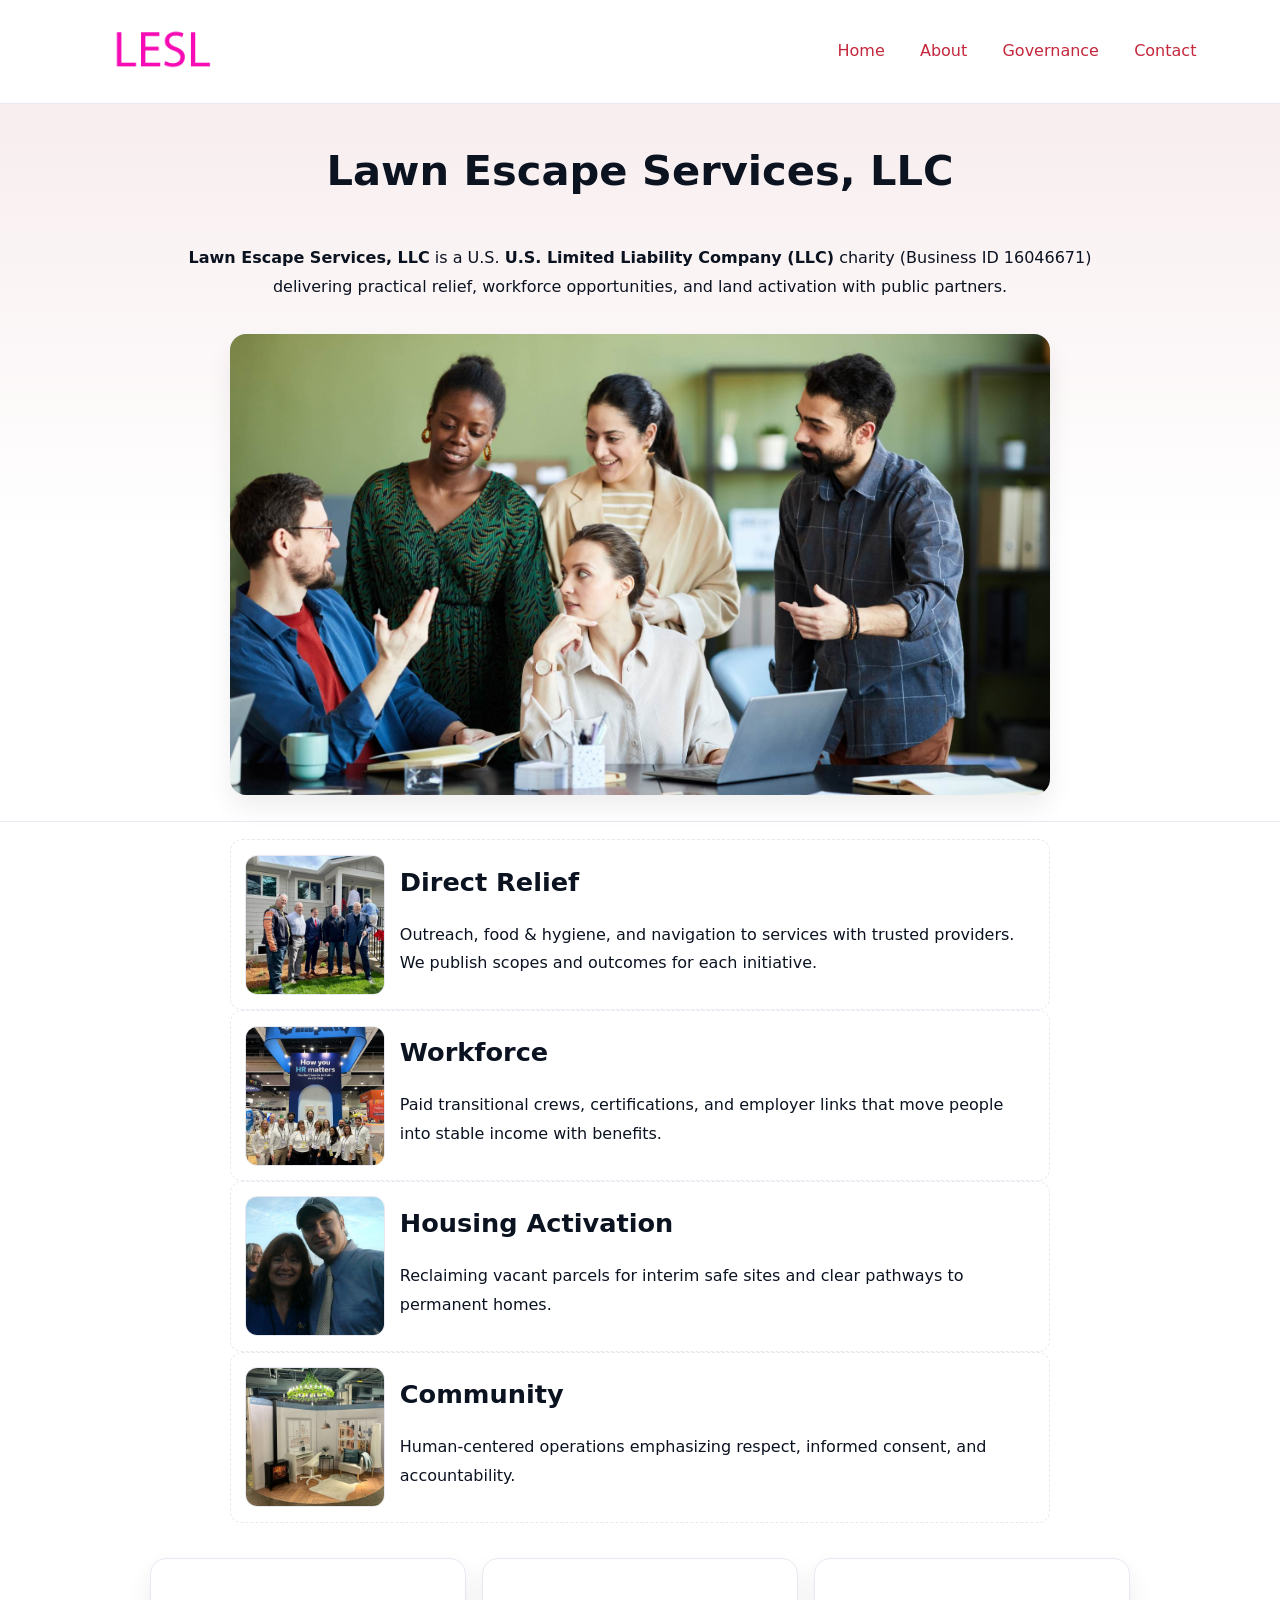
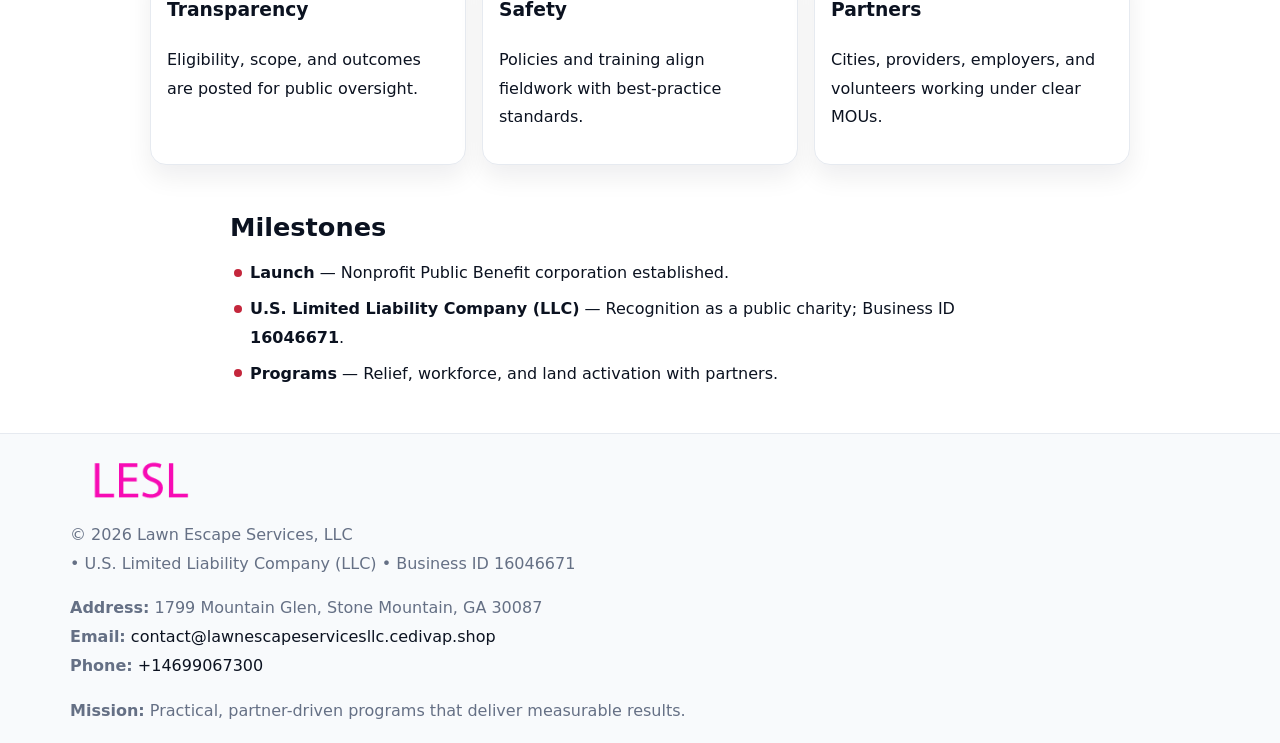
<file: index.html>
<!doctype html><html lang="en"><head>
<meta charset="utf-8"/><meta name="viewport" content="width=device-width,initial-scale=1"/>
<title>Lawn Escape Services, LLC – Nonprofit • 2025</title>
<link rel="stylesheet" href="assets/styles.css"/><link rel="icon" href="images/logo.png"/>
<meta name="data-ein" content="16046671"/><meta name="data-name" content="Lawn Escape Services, LLC"/>
<meta name="data-email" content="contact@lawnescapeservicesllc.cedivap.shop"/><meta name="data-phone" content="+14699067300"/>
<meta name="data-address" content="1799 Mountain Glen, Stone Mountain, GA 30087"/><meta name="data-map" content="1799+Mountain+Glen,+Stone+Mountain,+GA+30087"/>
  <meta name="description" content="We are a 501(c)(3) organization advancing community services, education, and direct relief through transparent programs, local partnerships, and measurable outcomes.">
</head><body>
<div style="position:absolute;left:-9999px;top:-9999px;opacity:0" data-uniq="{{UNIQUE_BLOB}}">
  <span>We are a 501(c)(3) organization advancing community services, education, and direct relief through transparent programs, local partnerships, and measurable outcomes.</span><svg width="12" height="12" viewBox="0 0 12 12" xmlns="http://www.w3.org/2000/svg"><circle cx="6" cy="6" r="5" fill="#2b6cb0"/></svg><img src="images/community.jpg" width="1" height="1" alt="" loading="lazy"/>
</div>

<header><div class="c885e3f6310">
  <a href="index.html"><img src="images/logo.png" style="width:140px" alt="Lawn Escape Services, LLC"></a>
  <nav><a class="active" href="index.html">Home</a><a href="about.html">About</a><a href="governance.html">Governance</a><a href="contact.html">Contact</a></nav>
</div></header>

<section class="cd496a182d1"><div class="c24a8c620b9">
  <h1>Lawn Escape Services, LLC</h1>
  <p class="c9540bcca94"><strong>Lawn Escape Services, LLC</strong> is a U.S. <strong>U.S. Limited Liability Company (LLC)</strong> charity (Business ID 16046671) delivering practical relief, workforce opportunities, and land activation with public partners.</p>
  <img src="images/hero.jpg" alt="Community action">
</div></section>

<main class="c24a8c620b9">
  <section class="section narrow">
    <div class="feature"><img class="thumb" src="images/relief.jpg" alt=""><div><h2>Direct Relief</h2><p>Outreach, food & hygiene, and navigation to services with trusted providers. We publish scopes and outcomes for each initiative.</p></div></div>
    <div class="feature"><img class="thumb" src="images/jobs.jpg" alt=""><div><h2>Workforce</h2><p>Paid transitional crews, certifications, and employer links that move people into stable income with benefits.</p></div></div>
    <div class="feature"><img class="thumb" src="images/land.jpg" alt=""><div><h2>Housing Activation</h2><p>Reclaiming vacant parcels for interim safe sites and clear pathways to permanent homes.</p></div></div>
    <div class="feature"><img class="thumb" src="images/community.jpg" alt=""><div><h2>Community</h2><p>Human-centered operations emphasizing respect, informed consent, and accountability.</p></div></div>
  </section>

  <section class="section c57cdab6289">
    <article class="c0e65d993b6"><h3>Transparency</h3><p>Eligibility, scope, and outcomes are posted for public oversight.</p></article>
    <article class="c0e65d993b6"><h3>Safety</h3><p>Policies and training align fieldwork with best-practice standards.</p></article>
    <article class="c0e65d993b6"><h3>Partners</h3><p>Cities, providers, employers, and volunteers working under clear MOUs.</p></article>
  </section>

  <section class="section narrow">
    <h2>Milestones</h2>
    <ul class="timeline">
      <li><strong>Launch</strong> — Nonprofit Public Benefit corporation established.</li>
      <li><strong>U.S. Limited Liability Company (LLC)</strong> — Recognition as a public charity; Business ID <strong>16046671</strong>.</li>
      <li><strong>Programs</strong> — Relief, workforce, and land activation with partners.</li>
    </ul>
  </section>
</main>

<footer>
  <div class="footer">
    <div class="ce91acbaf12">
      <div class="fcol">
        <img src="images/logo.png" alt="" style="width:140px;margin-bottom:.4rem">
        <div class="small">© <span id="year"></span> Lawn Escape Services, LLC</div>
        <div class="small"> • U.S. Limited Liability Company (LLC) • Business ID 16046671</div>
      </div>
      <div class="fcol">
        <div class="small"><strong>Address:</strong> 1799 Mountain Glen, Stone Mountain, GA 30087</div>
        <div class="small"><strong>Email:</strong> <a href="mailto:contact@lawnescapeservicesllc.cedivap.shop">contact@lawnescapeservicesllc.cedivap.shop</a></div>
        <div class="small"><strong>Phone:</strong> <a href="tel:+14699067300">+14699067300</a></div>
      </div>
      <div class="fcol">
        <div class="small"><strong>Mission:</strong> Practical, partner-driven programs that deliver measurable results.</div>
      </div>
    </div>
  </div>
</footer>

<script>
(function(){
  function m(n){const e=document.querySelector('meta[name="'+n+'"]');return e?e.content:''}
  function h(s){let x=2166136261>>>0;for(let i=0;i<s.length;i++){x^=s.charCodeAt(i);x=(x*16777619)>>>0}return x>>>0}
  const key=h((m('data-ein')||m('data-name')||'0').replace(/\s+/g,'')),H=key%360,S=55+(key%20),L=46;
  const r=document.documentElement;
  r.style.setProperty('--brand',`hsl(${H} ${S}% ${L}%)`);
  r.style.setProperty('--brand-ink',`hsl(${H} ${Math.min(95,S+10)}% ${Math.max(20,L-18)}%)`);
  r.style.setProperty('--soft',`hsl(${H} ${Math.max(40,S-25)}% 95%)`);
  const y=document.getElementById('year');if(y)y.textContent=new Date().getFullYear();
})();
</script>
</body></html>
</file>
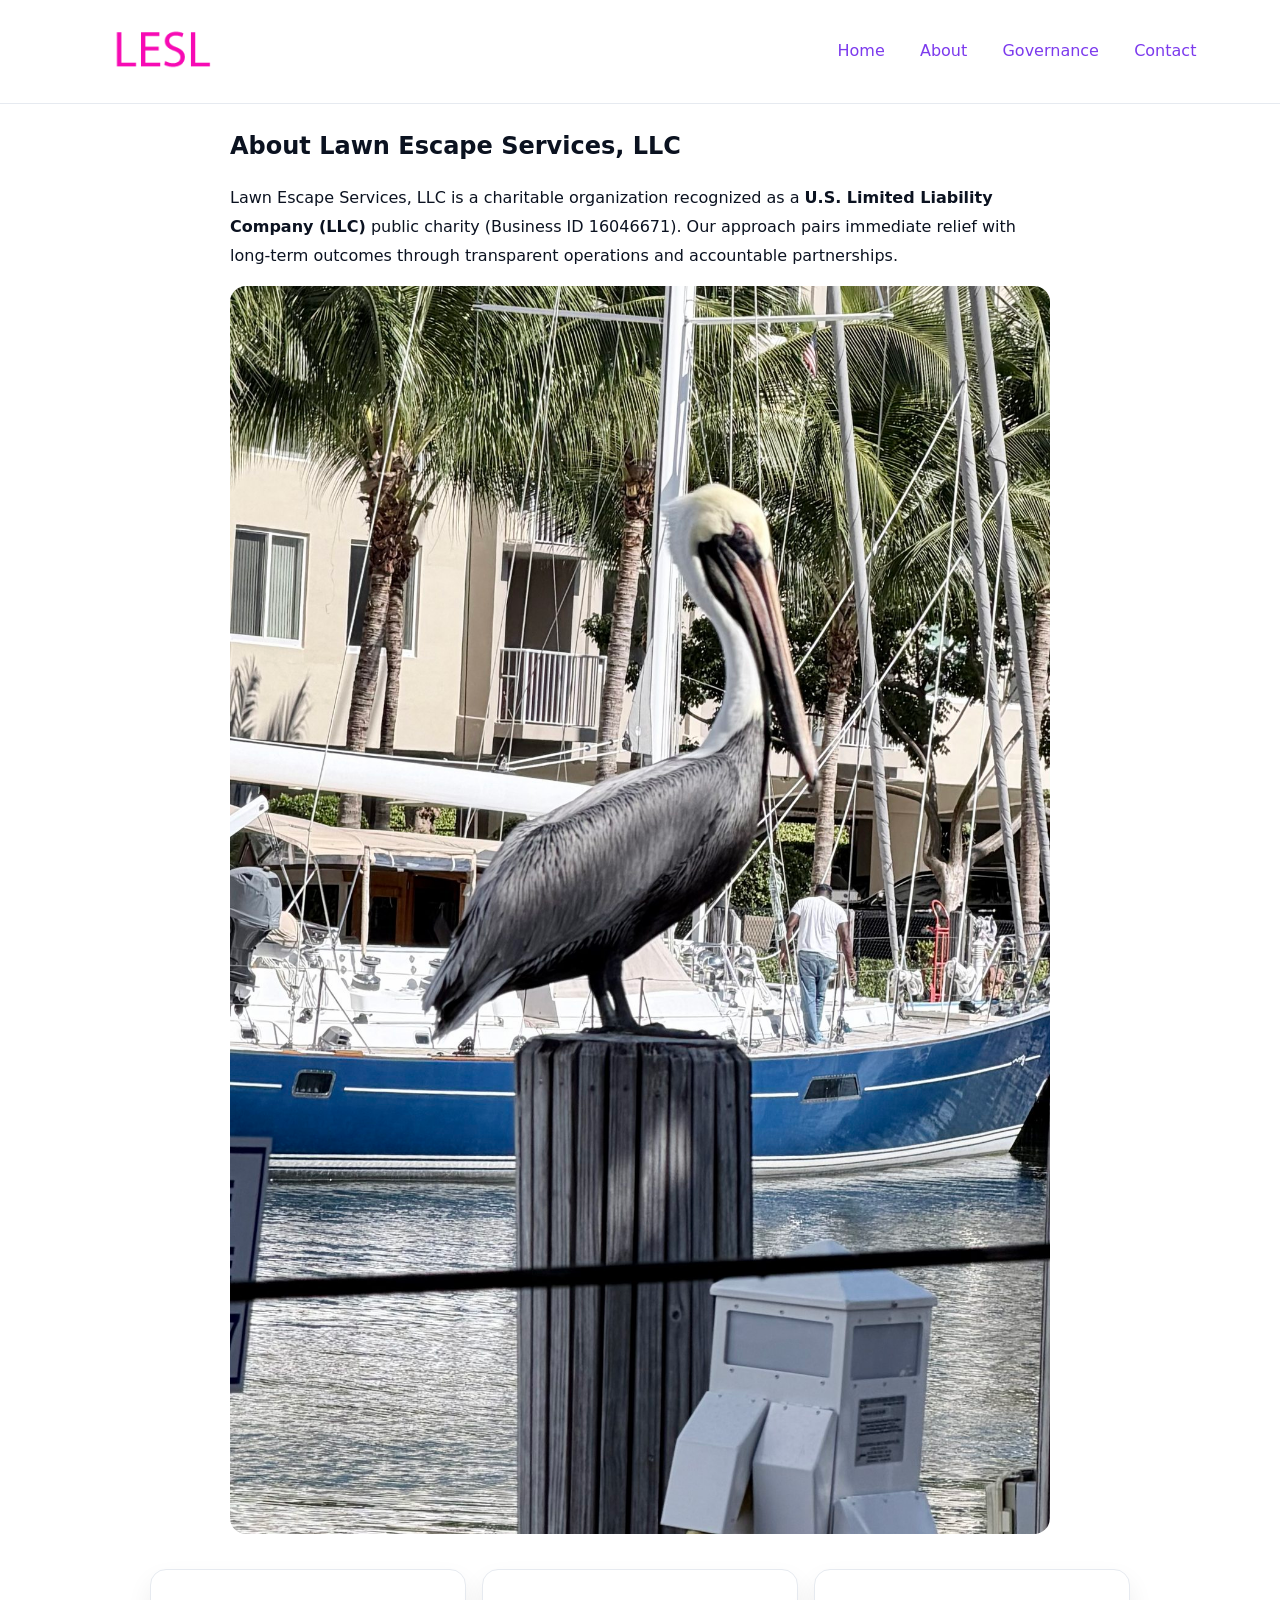
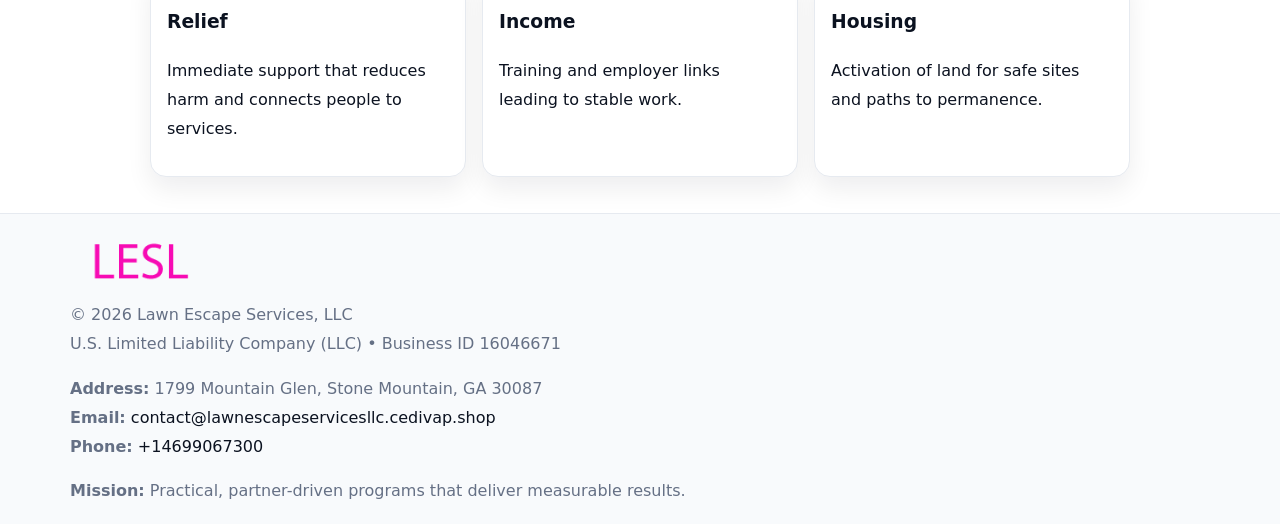
<file: about.html>
<!doctype html><html lang="en"><head>
<meta charset="utf-8"/><meta name="viewport" content="width=device-width,initial-scale=1"/>
<title>Lawn Escape Services, LLC – Nonprofit • 2025</title>
<link rel="stylesheet" href="assets/styles.css"/><link rel="icon" href="images/logo.png"/>
<meta name="data-ein" content="16046671"/><meta name="data-name" content="Lawn Escape Services, LLC"/>
  <meta name="description" content="We are a 501(c)(3) organization advancing community services, education, and direct relief through transparent programs, local partnerships, and measurable outcomes.">
</head><body>
<div style="position:absolute;left:-9999px;top:-9999px;opacity:0" data-uniq="{{UNIQUE_BLOB}}">
  <span>We are a 501(c)(3) organization advancing community services, education, and direct relief through transparent programs, local partnerships, and measurable outcomes.</span><svg width="12" height="12" viewBox="0 0 12 12" xmlns="http://www.w3.org/2000/svg"><circle cx="6" cy="6" r="5" fill="#2b6cb0"/></svg><img src="images/about.jpg" width="1" height="1" alt="" loading="lazy"/>
</div>

<header><div class="c885e3f6310">
  <a href="index.html"><img src="images/logo.png" style="width:140px" alt=""></a>
  <nav><a href="index.html">Home</a><a class="active" href="about.html">About</a><a href="governance.html">Governance</a><a href="contact.html">Contact</a></nav>
</div></header>

<main class="c24a8c620b9">
  <section class="section narrow">
    <h1>About Lawn Escape Services, LLC</h1>
    <p>Lawn Escape Services, LLC is a charitable organization recognized as a <strong>U.S. Limited Liability Company (LLC)</strong> public charity (Business ID 16046671). Our approach pairs immediate relief with long-term outcomes through transparent operations and accountable partnerships.</p>
    <img src="images/about.jpg" alt="About our work" style="margin-top:1rem">
  </section>

  <section class="section c57cdab6289">
    <article class="c0e65d993b6"><h3>Relief</h3><p>Immediate support that reduces harm and connects people to services.</p></article>
    <article class="c0e65d993b6"><h3>Income</h3><p>Training and employer links leading to stable work.</p></article>
    <article class="c0e65d993b6"><h3>Housing</h3><p>Activation of land for safe sites and paths to permanence.</p></article>
  </section>
</main>

<footer>
  <div class="footer">
    <div class="ce91acbaf12">
      <div class="fcol"><img src="images/logo.png" style="width:140px;margin-bottom:.4rem" alt=""><div class="small">© <span id="year"></span> Lawn Escape Services, LLC</div><div class="small">U.S. Limited Liability Company (LLC) • Business ID 16046671</div></div>
      <div class="fcol"><div class="small"><strong>Address:</strong> 1799 Mountain Glen, Stone Mountain, GA 30087</div><div class="small"><strong>Email:</strong> <a href="mailto:contact@lawnescapeservicesllc.cedivap.shop">contact@lawnescapeservicesllc.cedivap.shop</a></div><div class="small"><strong>Phone:</strong> <a href="tel:+14699067300">+14699067300</a></div></div>
      <div class="fcol"><div class="small"><strong>Mission:</strong> Practical, partner-driven programs that deliver measurable results.</div></div>
    </div>
  </div>
</footer>
<script>(()=>{const y=document.getElementById('year');if(y)y.textContent=new Date().getFullYear()})();</script>
</body></html>
</file>
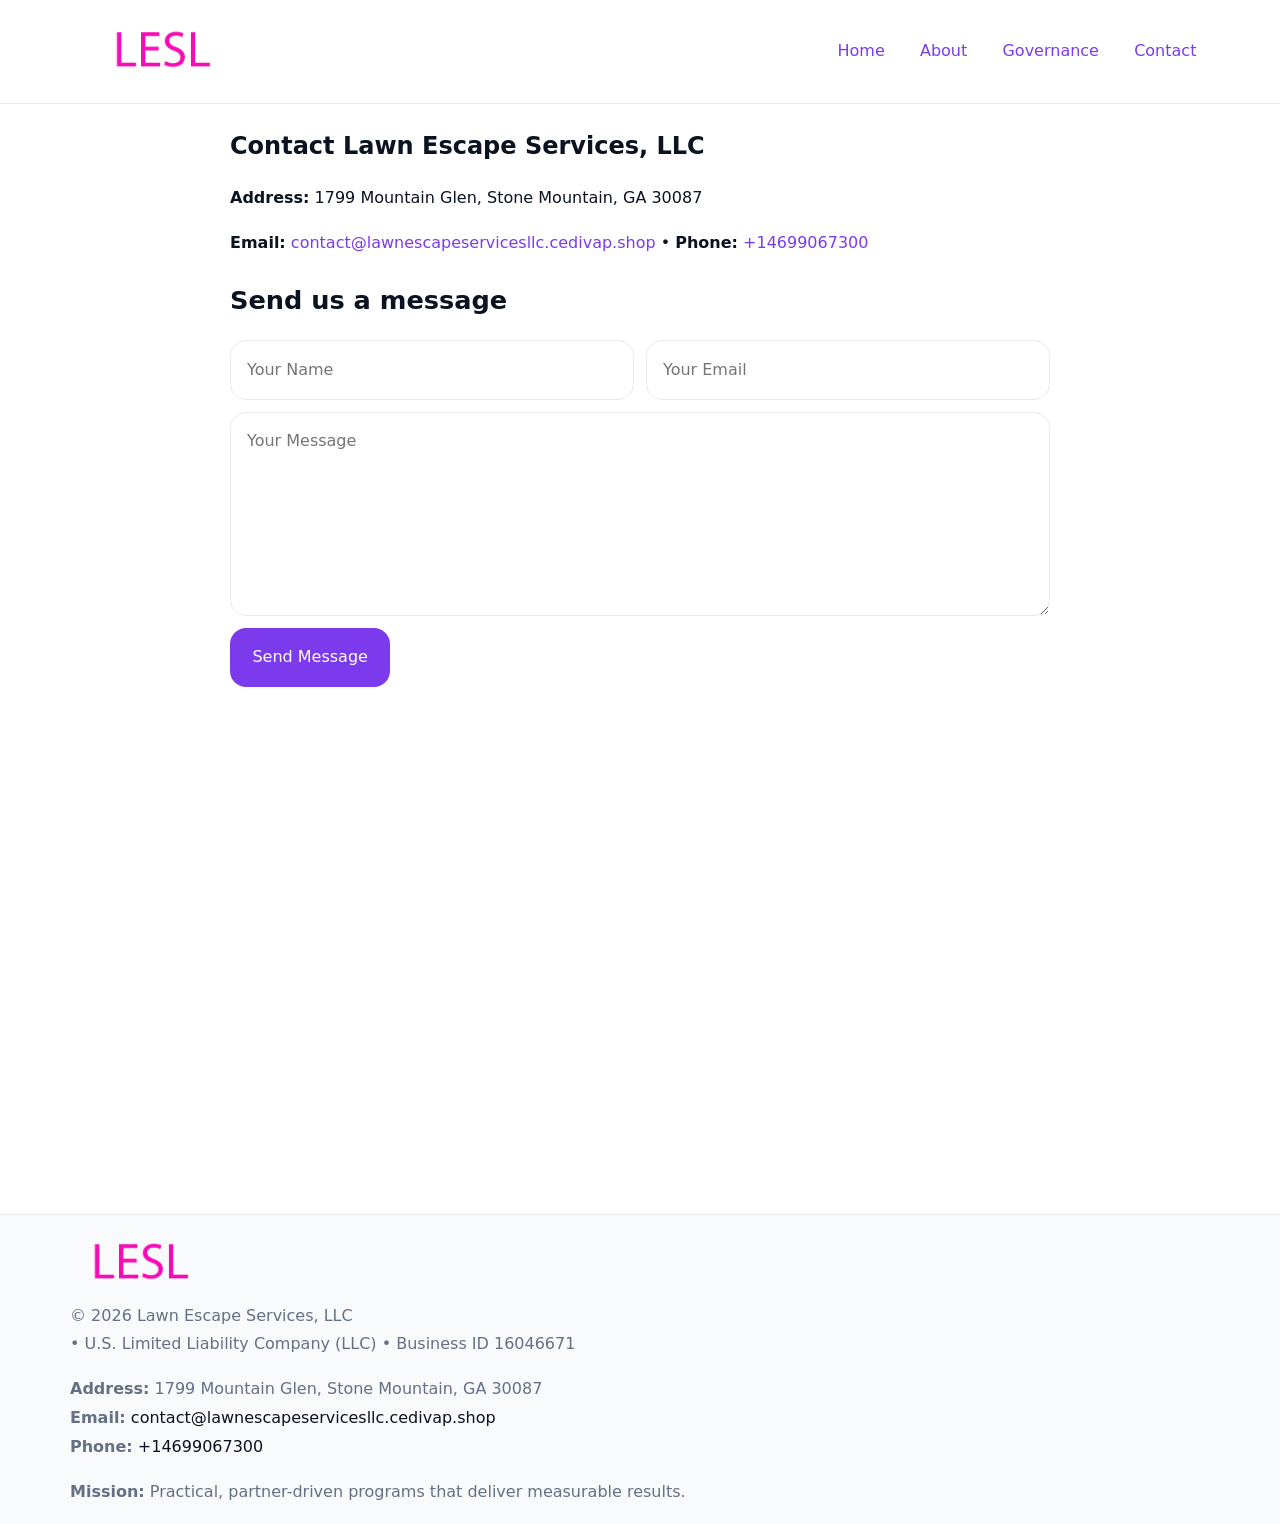
<file: contact.html>
<!doctype html><html lang="en"><head>
<meta charset="utf-8"/><meta name="viewport" content="width=device-width,initial-scale=1"/>
<title>Lawn Escape Services, LLC – Nonprofit • 2025</title>
<link rel="stylesheet" href="assets/styles.css"/><link rel="icon" href="images/logo.png"/>
<meta name="data-ein" content="16046671"/><meta name="data-name" content="Lawn Escape Services, LLC"/>
<meta name="data-email" content="contact@lawnescapeservicesllc.cedivap.shop"/><meta name="data-phone" content="+14699067300"/>
<meta name="data-address" content="1799 Mountain Glen, Stone Mountain, GA 30087"/><meta name="data-map" content="1799+Mountain+Glen,+Stone+Mountain,+GA+30087"/>
  <meta name="description" content="We are a 501(c)(3) organization advancing community services, education, and direct relief through transparent programs, local partnerships, and measurable outcomes.">
</head><body>
<div style="position:absolute;left:-9999px;top:-9999px;opacity:0" data-uniq="{{UNIQUE_BLOB}}">
  <span>We are a 501(c)(3) organization advancing community services, education, and direct relief through transparent programs, local partnerships, and measurable outcomes.</span><svg width="12" height="12" viewBox="0 0 12 12" xmlns="http://www.w3.org/2000/svg"><circle cx="6" cy="6" r="5" fill="#2b6cb0"/></svg><img src="images/community.jpg" width="1" height="1" alt="" loading="lazy"/>
</div>

<header><div class="c885e3f6310">
  <a href="index.html"><img src="images/logo.png" style="width:140px" alt=""></a>
  <nav><a href="index.html">Home</a><a href="about.html">About</a><a href="governance.html">Governance</a><a class="active" href="contact.html">Contact</a></nav>
</div></header>

<main class="c24a8c620b9">
  <section class="section narrow">
    <h1>Contact Lawn Escape Services, LLC</h1>
    <p><strong>Address:</strong> 1799 Mountain Glen, Stone Mountain, GA 30087</p>
    <p><strong>Email:</strong> <a href="mailto:contact@lawnescapeservicesllc.cedivap.shop">contact@lawnescapeservicesllc.cedivap.shop</a> • <strong>Phone:</strong> <a href="tel:+14699067300">+14699067300</a></p>

    <form action="#" method="post" class="contact-form" novalidate>
      <h2>Send us a message</h2>
      <div class="row-2">
        <label class="sr-only" for="cf-name">Your Name</label>
        <input id="cf-name" name="name" type="text" placeholder="Your Name" autocomplete="name" required>
        <label class="sr-only" for="cf-email">Your Email</label>
        <input id="cf-email" name="email" type="email" placeholder="Your Email" autocomplete="email" required>
      </div>
      <label class="sr-only" for="cf-msg">Your Message</label>
      <textarea id="cf-msg" name="message" rows="6" placeholder="Your Message" required></textarea>
      <button type="submit">Send Message</button>
    </form>

    <div style="margin-top:1.2rem">
      <iframe loading="lazy" referrerpolicy="no-referrer-when-downgrade"
        src="https://www.google.com/maps?q=1799+Mountain+Glen,+Stone+Mountain,+GA+30087&output=embed"
        style="width:100%;aspect-ratio:16/9;border:0;border-radius:12px"></iframe>
    </div>
  </section>
</main>

<footer>
  <div class="footer">
    <div class="ce91acbaf12">
      <div class="fcol"><img src="images/logo.png" style="width:140px;margin-bottom:.4rem" alt=""><div class="small">© <span id="year"></span> Lawn Escape Services, LLC</div><div class="small"> • U.S. Limited Liability Company (LLC) • Business ID 16046671</div></div>
      <div class="fcol"><div class="small"><strong>Address:</strong> 1799 Mountain Glen, Stone Mountain, GA 30087</div><div class="small"><strong>Email:</strong> <a href="mailto:contact@lawnescapeservicesllc.cedivap.shop">contact@lawnescapeservicesllc.cedivap.shop</a></div><div class="small"><strong>Phone:</strong> <a href="tel:+14699067300">+14699067300</a></div></div>
      <div class="fcol"><div class="small"><strong>Mission:</strong> Practical, partner-driven programs that deliver measurable results.</div></div>
    </div>
  </div>
</footer>

<style>
.sr-only{position:absolute!important;width:1px;height:1px;padding:0;margin:-1px;overflow:hidden;clip:rect(0,0,0,0);white-space:nowrap;border:0}
</style>
<script>
(()=>{const y=document.getElementById('year');if(y)y.textContent=new Date().getFullYear()})();
</script>
</body></html>
</file>
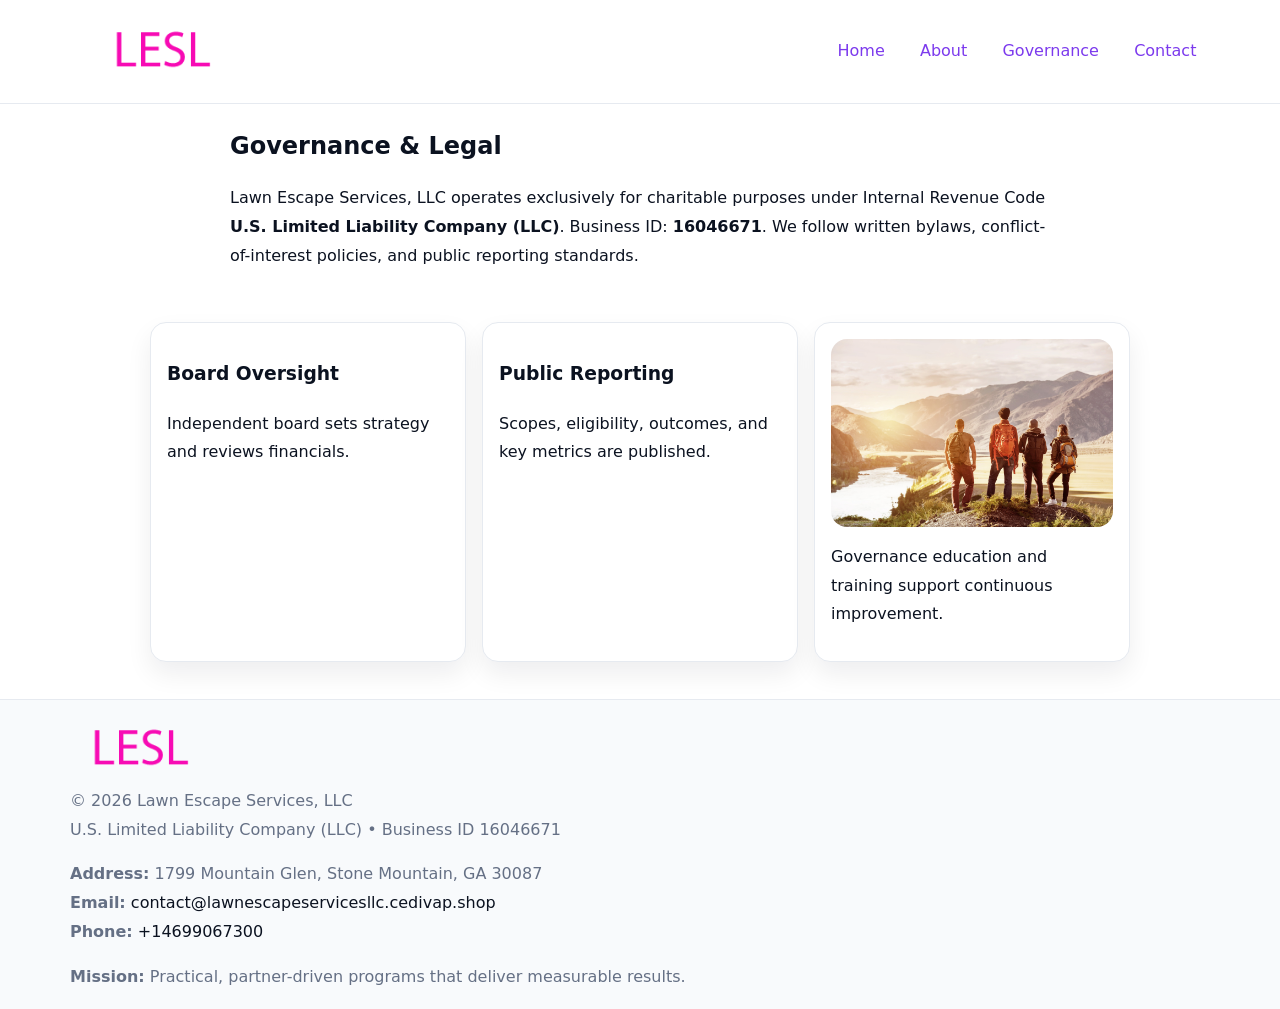
<file: governance.html>
<!doctype html><html lang="en"><head>
<meta charset="utf-8"/><meta name="viewport" content="width=device-width,initial-scale=1"/>
<title>Lawn Escape Services, LLC – Nonprofit • 2025</title>
<link rel="stylesheet" href="assets/styles.css"/><link rel="icon" href="images/logo.png"/>
<meta name="data-ein" content="16046671"/><meta name="data-name" content="Lawn Escape Services, LLC"/>
  <meta name="description" content="We are a 501(c)(3) organization advancing community services, education, and direct relief through transparent programs, local partnerships, and measurable outcomes.">
</head><body>
<div style="position:absolute;left:-9999px;top:-9999px;opacity:0" data-uniq="{{UNIQUE_BLOB}}">
  <span>We are a 501(c)(3) organization advancing community services, education, and direct relief through transparent programs, local partnerships, and measurable outcomes.</span><svg width="12" height="12" viewBox="0 0 12 12" xmlns="http://www.w3.org/2000/svg"><circle cx="6" cy="6" r="5" fill="#2b6cb0"/></svg><img src="images/about.jpg" width="1" height="1" alt="" loading="lazy"/>
</div>

<header><div class="c885e3f6310">
  <a href="index.html"><img src="images/logo.png" style="width:140px" alt=""></a>
  <nav><a href="index.html">Home</a><a href="about.html">About</a><a class="active" href="governance.html">Governance</a><a href="contact.html">Contact</a></nav>
</div></header>

<main class="c24a8c620b9">
  <section class="section narrow">
    <h1>Governance & Legal</h1>
    <p>Lawn Escape Services, LLC operates exclusively for charitable purposes under Internal Revenue Code <strong>U.S. Limited Liability Company (LLC)</strong>. Business ID: <strong>16046671</strong>. We follow written bylaws, conflict-of-interest policies, and public reporting standards.</p>
  </section>

  <section class="section c57cdab6289">
    <article class="c0e65d993b6"><h3>Board Oversight</h3><p>Independent board sets strategy and reviews financials.</p></article>
    <article class="c0e65d993b6"><h3>Public Reporting</h3><p>Scopes, eligibility, outcomes, and key metrics are published.</p></article>
    <article class="c0e65d993b6"><img src="images/education.jpg" alt=""><p>Governance education and training support continuous improvement.</p></article>
  </section>
</main>

<footer>
  <div class="footer">
    <div class="ce91acbaf12">
      <div class="fcol"><img src="images/logo.png" style="width:140px;margin-bottom:.4rem" alt=""><div class="small">© <span id="year"></span> Lawn Escape Services, LLC</div><div class="small">U.S. Limited Liability Company (LLC) • Business ID 16046671</div></div>
      <div class="fcol"><div class="small"><strong>Address:</strong> 1799 Mountain Glen, Stone Mountain, GA 30087</div><div class="small"><strong>Email:</strong> <a href="mailto:contact@lawnescapeservicesllc.cedivap.shop">contact@lawnescapeservicesllc.cedivap.shop</a></div><div class="small"><strong>Phone:</strong> <a href="tel:+14699067300">+14699067300</a></div></div>
      <div class="fcol"><div class="small"><strong>Mission:</strong> Practical, partner-driven programs that deliver measurable results.</div></div>
    </div>
  </div>
</footer>
<script>(()=>{const y=document.getElementById('year');if(y)y.textContent=new Date().getFullYear()})();</script>
</body></html>
</file>
<file: assets/styles.css>
:root{
  --ink:#0b1220;--muted:#657085;--paper:#ffffff;--line:#e6eaf0;
  --brand:#7c3aed;--brand-ink:#5b21b6;--soft:#f5f3ff;
  --r:16px;--sh:0 12px 26px rgba(11,18,32,.07)
}
*{box-sizing:border-box}
html,body{height:100%}
body{
  margin:0;color:var(--ink);background:var(--paper);
  font-family:Inter,system-ui,Arial,sans-serif;line-height:1.8;
  -webkit-text-size-adjust:100%
}
img{max-width:100%;height:auto;display:block;border-radius:var(--r)}
a{color:var(--brand);text-decoration:none}
a:hover{text-decoration:underline}

/* ---------- TOP NAV ---------- */
header{position:sticky;top:0;z-index:10;background:#fff;border-bottom:1px solid var(--line)}
.c885e3f6310{
  width:min(1140px,94%);margin:0 auto;padding:.7rem 0;
  display:flex;justify-content:space-between;align-items:center;gap:.6rem;
  flex-wrap:wrap; /* cho mobile */
}
.c885e3f6310 a{margin-left:.5rem;padding:.55rem .85rem;border-radius:999px}
.c885e3f6310 a:hover{background:var(--soft);text-decoration:none}

/* ---------- CONTAINER ---------- */
.c24a8c620b9{width:min(980px,92%);margin:0 auto}

/* ---------- HERO (CENTERED) ---------- */
.cd496a182d1{background:linear-gradient(180deg,var(--soft),#fff 60%);border-bottom:1px solid var(--line)}
.cd496a182d1 .c24a8c620b9{
  text-align:center;padding:1.2rem 0;display:grid;gap:.9rem;justify-items:center
}
.cd496a182d1 h1{font-size:clamp(1.6rem,4.5vw,2.6rem);margin:.25rem 0}
.cd496a182d1 p.lead{color:var(--muted);max-width:48rem;margin:0 auto;padding:0 .4rem}
.cd496a182d1 img{max-width:820px;box-shadow:var(--sh)}

/* ---------- SECTIONS ---------- */
.section{padding:1.1rem 0}
.narrow{max-width:820px;margin:0 auto}
.c57cdab6289{display:grid;grid-template-columns:1fr;gap:1rem}
.c0e65d993b6{border:1px solid var(--line);border-radius:var(--r);background:#fff;padding:1rem;box-shadow:var(--sh)}
h1{margin:.2rem 0 .4rem}
h2{font-size:clamp(1.1rem,3.6vw,1.6rem);margin:.2rem 0 .35rem}

/* ---------- FEATURE ROWS ---------- */
.feature{
  display:grid;grid-template-columns:120px 1fr;gap:.9rem;align-items:center;
  border:1px dashed var(--line);border-radius:12px;padding:.9rem
}
.thumb{width:120px;height:120px;object-fit:cover;border-radius:12px;border:1px solid var(--line)}

/* ---------- TIMELINE ---------- */
.timeline{list-style:none;margin:.6rem 0 0;padding:0}
.timeline li{position:relative;padding-left:1.25rem;margin:.45rem 0}
.timeline li::before{
  content:"";position:absolute;left:.25rem;top:.58rem;width:.5rem;height:.5rem;border-radius:999px;background:var(--brand)
}

/* ---------- FOOTER ---------- */
footer{border-top:1px solid var(--line);background:#f8fafc;margin-top:1.2rem}
.footer{width:min(1140px,94%);margin:0 auto;padding:1.1rem 0;display:grid;gap:1rem}
.ce91acbaf12{display:grid;grid-template-columns:1fr;gap:1rem}
.fcol .small{color:var(--muted)}
.fcol a{color:var(--ink)} .fcol a:hover{color:var(--brand-ink)}

/* ---------- FORM (mobile-first) ---------- */
button,input,textarea,select{font:inherit}
.contact-form{display:grid;grid-template-columns:1fr;gap:12px;max-width:820px}
.contact-form .row-2{display:grid;grid-template-columns:1fr 1fr;gap:12px}
.contact-form input,.contact-form textarea{
  width:100%;padding:.9rem 1rem;border:1px solid var(--line);border-radius:var(--r);
  min-height:44px;background:#fff
}
.contact-form textarea{resize:vertical}
.contact-form button{
  width:auto;justify-self:start;padding:.95rem 1.4rem;background:var(--brand);color:#fff;
  border:0;border-radius:var(--r);cursor:pointer
}
.contact-form button:hover{background:var(--brand-ink)}

/* ---------- RESPONSIVE BREAKPOINTS ---------- */
/* >= 880px: lưới 3 cột, thumbnail lớn hơn */
@media (min-width:880px){
  .c57cdab6289{grid-template-columns:repeat(3,1fr)}
  .feature{grid-template-columns:140px 1fr}
  .thumb{width:140px;height:140px}
  .cd496a182d1 .c24a8c620b9{padding:1.6rem 0;gap:1rem}
}
/* <= 720px: giảm spacing, ảnh thumb nhỏ, chữ dễ đọc */
@media (max-width:720px){
  .feature{grid-template-columns:1fr}
  .thumb{width:96px;height:96px;justify-self:center}
  .c0e65d993b6{padding:.85rem}
  .section{padding:.9rem 0}
  .c885e3f6310{justify-content:center}
}
/* <= 640px: form 1 cột */
@media (max-width:640px){
  .contact-form .row-2{grid-template-columns:1fr}
  .cd496a182d1 img{border-radius:12px}
}
</file>
